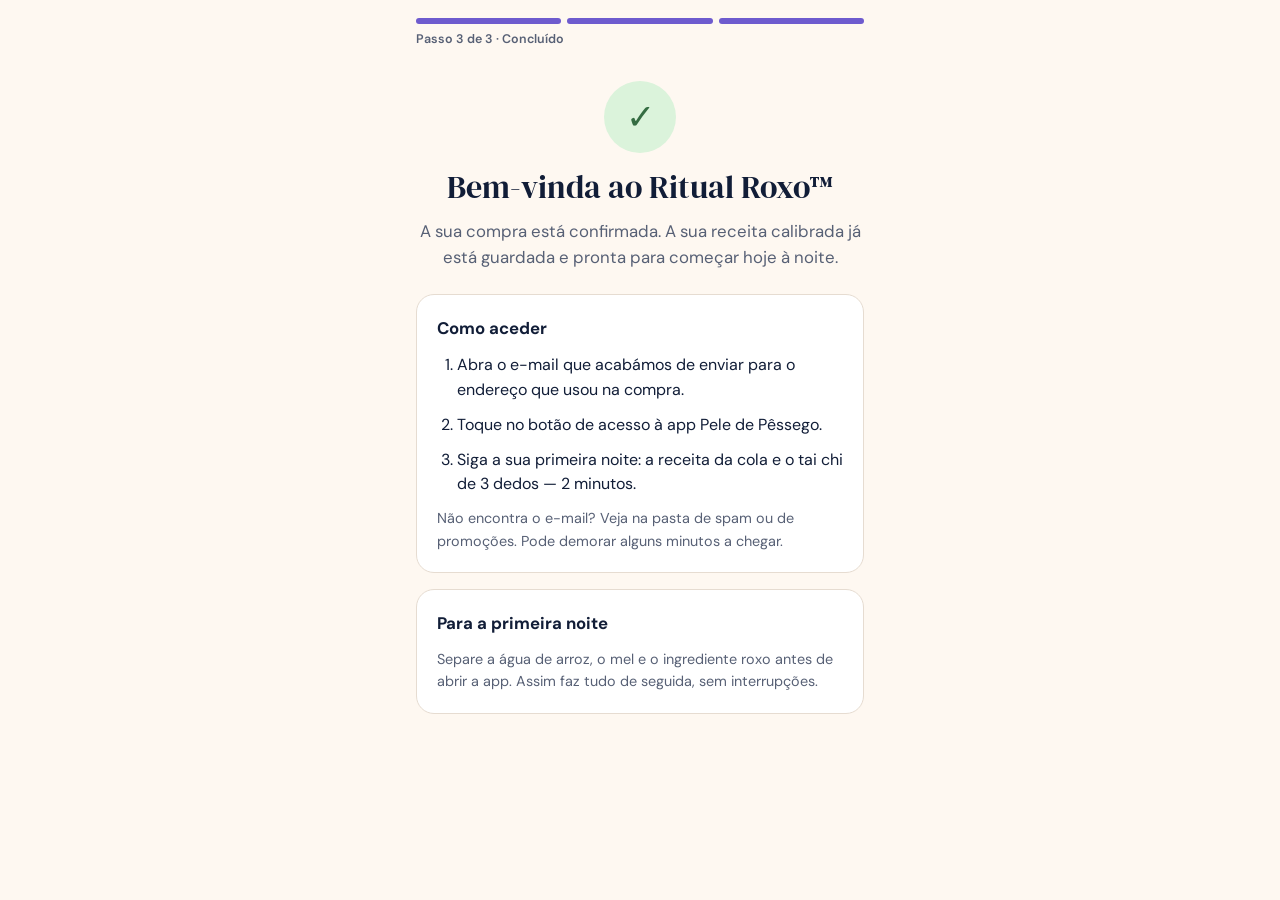
<file: obrigado/index.html>
<!DOCTYPE html>
<html lang="pt-PT">
<head>
  <meta charset="utf-8">
  <meta name="viewport" content="width=device-width, initial-scale=1">
  <title>Compra confirmada | Pele de Pêssego™</title>
  <meta name="robots" content="noindex">
  <link rel="icon" href="/favicon.ico" type="image/x-icon">
  <script src="https://cdn.utmify.com.br/scripts/utms/latest.js" async defer></script>
  <!-- Meta Pixel Code -->
  <script>
  !function(f,b,e,v,n,t,s)
  {if(f.fbq)return;n=f.fbq=function(){n.callMethod?
  n.callMethod.apply(n,arguments):n.queue.push(arguments)};
  if(!f._fbq)f._fbq=n;n.push=n;n.loaded=!0;n.version='2.0';
  n.queue=[];t=b.createElement(e);t.async=!0;
  t.src=v;s=b.getElementsByTagName(e)[0];
  s.parentNode.insertBefore(t,s)}(window, document,'script',
  'https://connect.facebook.net/en_US/fbevents.js');
  fbq('init', '1110951577989683');
  fbq('track', 'PageView');
  </script>
  <noscript><img height="1" width="1" style="display:none"
  src="https://www.facebook.com/tr?id=1110951577989683&ev=PageView&noscript=1"
  /></noscript>
  <!-- End Meta Pixel Code -->
  <link rel="preconnect" href="https://fonts.googleapis.com">
  <link rel="preconnect" href="https://fonts.gstatic.com" crossorigin>
  <link href="https://fonts.googleapis.com/css2?family=DM+Sans:wght@400;500;600;700&family=DM+Serif+Display&display=swap" rel="stylesheet">
  <style>
    *, *::before, *::after { box-sizing: border-box; margin: 0; padding: 0; }
    :root {
      --bg: oklch(98.2% .012 72);
      --ink: oklch(23.5% .052 264);
      --muted: oklch(49% .035 267);
      --border: oklch(90% .018 72);
      --primary: oklch(55% .17 287);
      --success: oklch(48% .09 150);
      --success-soft: oklch(94% .04 145);
    }
    body { font-family: 'DM Sans', sans-serif; background: var(--bg); color: var(--ink); line-height: 1.55; -webkit-font-smoothing: antialiased; }
    .wrap { max-width: 480px; margin: 0 auto; padding: 0 16px 48px; }
    .steps { display: flex; gap: 6px; margin-top: 18px; }
    .steps span { flex: 1; height: 6px; border-radius: 99px; background: var(--primary); }
    .steps-label { font-size: .78rem; color: var(--muted); margin-top: 6px; font-weight: 600; }
    .ok { width: 72px; height: 72px; border-radius: 50%; background: var(--success-soft); color: var(--success); display: grid; place-items: center; font-size: 2.2rem; margin: 32px auto 16px; }
    h1 { font-family: 'DM Serif Display', serif; font-weight: 400; font-size: 2rem; line-height: 1.15; text-align: center; margin-bottom: 12px; }
    .lead { text-align: center; color: var(--muted); font-size: 1.05rem; margin-bottom: 24px; }
    .card { background: #fff; border: 1px solid var(--border); border-radius: 18px; padding: 20px; margin-bottom: 16px; }
    .card h2 { font-size: 1.05rem; margin-bottom: 12px; }
    ol { padding-left: 20px; }
    li { margin-bottom: 10px; }
    .tip { font-size: .9rem; color: var(--muted); }
  </style>
</head>
<body>
  <main class="wrap">
    <div class="steps"><span></span><span></span><span></span></div>
    <p class="steps-label">Passo 3 de 3 · Concluído</p>

    <div class="ok">✓</div>
    <h1>Bem-vinda ao Ritual Roxo™</h1>
    <p class="lead">A sua compra está confirmada. A sua receita calibrada já está guardada e pronta para começar hoje à noite.</p>

    <section class="card">
      <h2>Como aceder</h2>
      <ol>
        <li>Abra o e-mail que acabámos de enviar para o endereço que usou na compra.</li>
        <li>Toque no botão de acesso à app Pele de Pêssego.</li>
        <li>Siga a sua primeira noite: a receita da cola e o tai chi de 3 dedos — 2 minutos.</li>
      </ol>
      <p class="tip">Não encontra o e-mail? Veja na pasta de spam ou de promoções. Pode demorar alguns minutos a chegar.</p>
    </section>

    <section class="card">
      <h2>Para a primeira noite</h2>
      <p class="tip">Separe a água de arroz, o mel e o ingrediente roxo antes de abrir a app. Assim faz tudo de seguida, sem interrupções.</p>
    </section>
  </main>
</body>
</html>
</file>
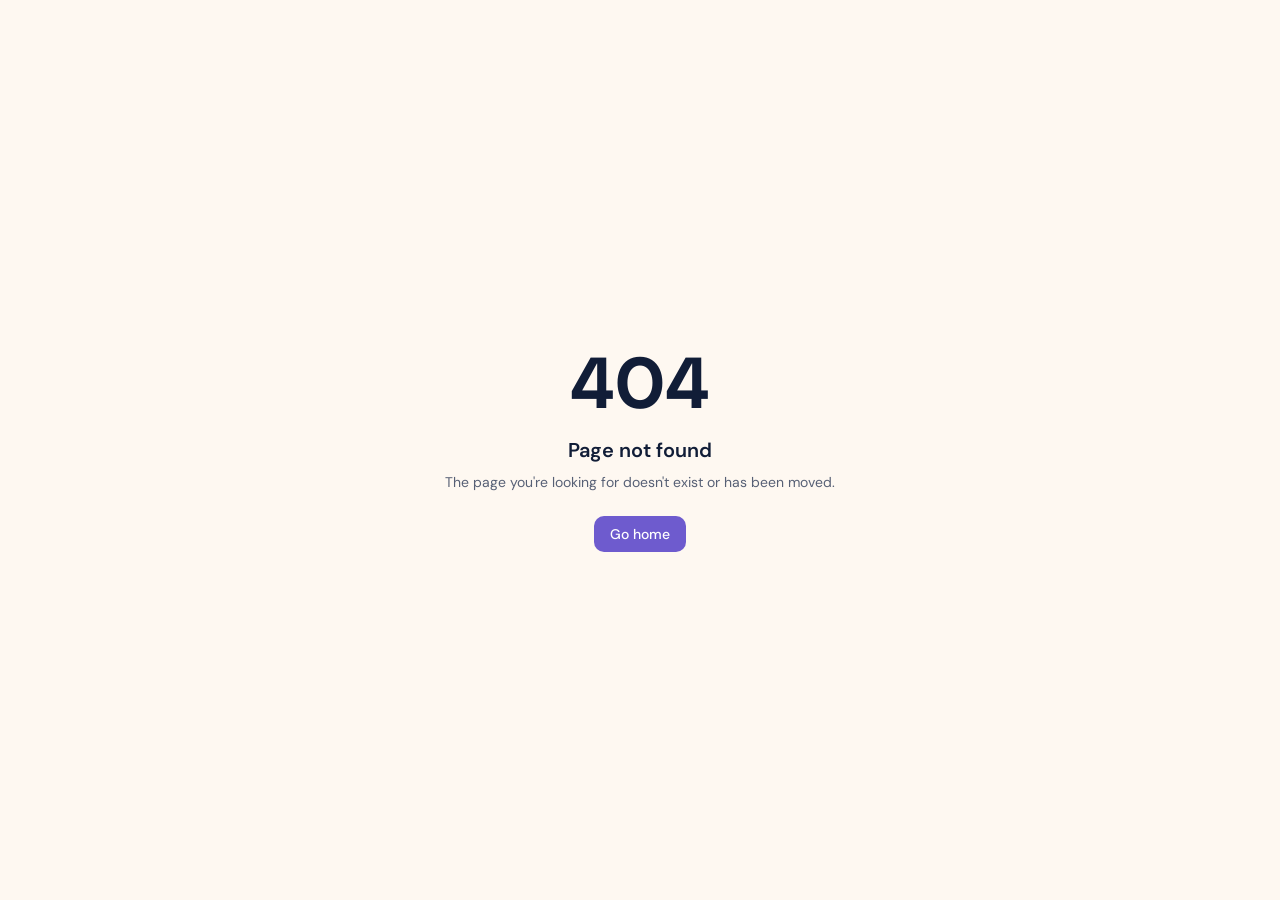
<file: resultado/index.html>
<!DOCTYPE html><html lang="pt-PT"><head><meta charSet="utf-8"/><meta name="viewport" content="width=device-width, initial-scale=1"/><link rel="stylesheet" href="/assets/styles-C-GoYC5U.css" data-precedence="default"/><link rel="stylesheet" href="https://fonts.googleapis.com/css2?family=DM+Sans:wght@400;500;600;700&amp;family=DM+Serif+Display&amp;display=swap" data-precedence="default"/><title>O Seu Ritual Roxo™ | Pele de Pêssego™</title><meta name="author" content="Pele de Pêssego"/><meta name="description" content="Veja o seu protocolo personalizado Pele de Pêssego de 21 dias."/><meta property="og:title" content="O Seu Ritual Roxo™ | Pele de Pêssego™"/><meta property="og:description" content="O seu protocolo personalizado de autocuidado está pronto."/><meta property="og:type" content="website"/><meta name="twitter:card" content="summary_large_image"/><link rel="modulepreload" href="/assets/index-CBCeZGFS.js"/><link rel="modulepreload" href="/assets/resultado-CLmizvDe.js"/><link rel="modulepreload" href="/assets/funnel-v2-DnV_0Dgs.js"/><link rel="preconnect" href="https://fonts.googleapis.com"/><link rel="preconnect" href="https://fonts.gstatic.com" crossorigin="anonymous"/><link rel="icon" href="/favicon.ico" type="image/x-icon"/><script src="https://cdn.utmify.com.br/scripts/utms/latest.js" async defer></script><script>!function(f,b,e,v,n,t,s)
{if(f.fbq)return;n=f.fbq=function(){n.callMethod?
n.callMethod.apply(n,arguments):n.queue.push(arguments)};
if(!f._fbq)f._fbq=n;n.push=n;n.loaded=!0;n.version='2.0';
n.queue=[];t=b.createElement(e);t.async=!0;
t.src=v;s=b.getElementsByTagName(e)[0];
s.parentNode.insertBefore(t,s)}(window, document,'script',
'https://connect.facebook.net/en_US/fbevents.js');
fbq('init', '1110951577989683');
fbq('track', 'PageView');</script>
<meta name="twitter:title" content="O Seu Ritual Roxo™ | Pele de Pêssego™"><meta name="twitter:description" content="O seu protocolo personalizado de autocuidado está pronto."><meta property="og:image" content="https://pub-bb2e103a32db4e198524a2e9ed8f35b4.r2.dev/lovp_7btw0vh9049rg9xkyrdpng79qp/e1a4cd603291e745f801cbbb30c131f7_1790029963519.png"><meta name="twitter:image" content="https://pub-bb2e103a32db4e198524a2e9ed8f35b4.r2.dev/lovp_7btw0vh9049rg9xkyrdpng79qp/e1a4cd603291e745f801cbbb30c131f7_1790029963519.png"></head><body><!--$--><div class="min-h-screen bg-background"></div><script>(function(a,f){let l;try{l=JSON.parse(sessionStorage.getItem(a)||"{}")}catch{return}const n=l?.[f||history.state?.__TSR_key];let c=!1;for(const t in n){const e=n[t],o=e?.scrollX,s=e?.scrollY;if(Number.isFinite(o)&&Number.isFinite(s)){if(t==="window")scrollTo(o,s),c=!0;else if(t)try{const r=document.querySelector(t);r&&(r.scrollLeft=o,r.scrollTop=s)}catch{}}}if(c)return;const i=location.hash.slice(1);if(i){const t=history.state?.__hashScrollIntoViewOptions??!0;if(t){const e=document.getElementById(i);e&&e.scrollIntoView(t)}return}scrollTo(0,0)})("tsr-scroll-restoration-v1_3");document.currentScript.remove()</script><!--/$--><noscript><img height="1" width="1" style="display:none" src="https://www.facebook.com/tr?id=1110951577989683&amp;ev=PageView&amp;noscript=1" alt=""/></noscript><script class="$tsr" id="$tsr-stream-barrier">(self.$R=self.$R||{})["tsr"]=[];self.$_TSR={h(){this.hydrated=!0,this.c()},e(){this.streamEnded=!0,this.c()},c(){this.hydrated&&this.streamEnded&&(delete self.$_TSR,delete self.$R.tsr)},p(e){this.initialized?e():this.buffer.push(e)},buffer:[]};$_TSR.router=($R=>$R[0]={manifest:$R[1]={routes:$R[2]={__root__:$R[3]={preloads:$R[4]=["/assets/index-CBCeZGFS.js"],scripts:$R[5]=[$R[6]={attrs:$R[7]={type:"module",async:!0,src:"/assets/index-CBCeZGFS.js"}}]},"/resultado":$R[8]={preloads:$R[9]=["/assets/resultado-CLmizvDe.js","/assets/funnel-v2-DnV_0Dgs.js"]}}},matches:$R[10]=[$R[11]={i:"__root__ ",u:1790409147570,s:"success",ssr:!0},$R[12]={i:" resultado resultado",u:1790409147570,s:"success",ssr:!0}],lastMatchId:" resultado resultado"})($R["tsr"]);$_TSR.e();document.currentScript.remove()</script><script type="module" async="" src="/assets/index-CBCeZGFS.js"></script>
</body></html>
</file>
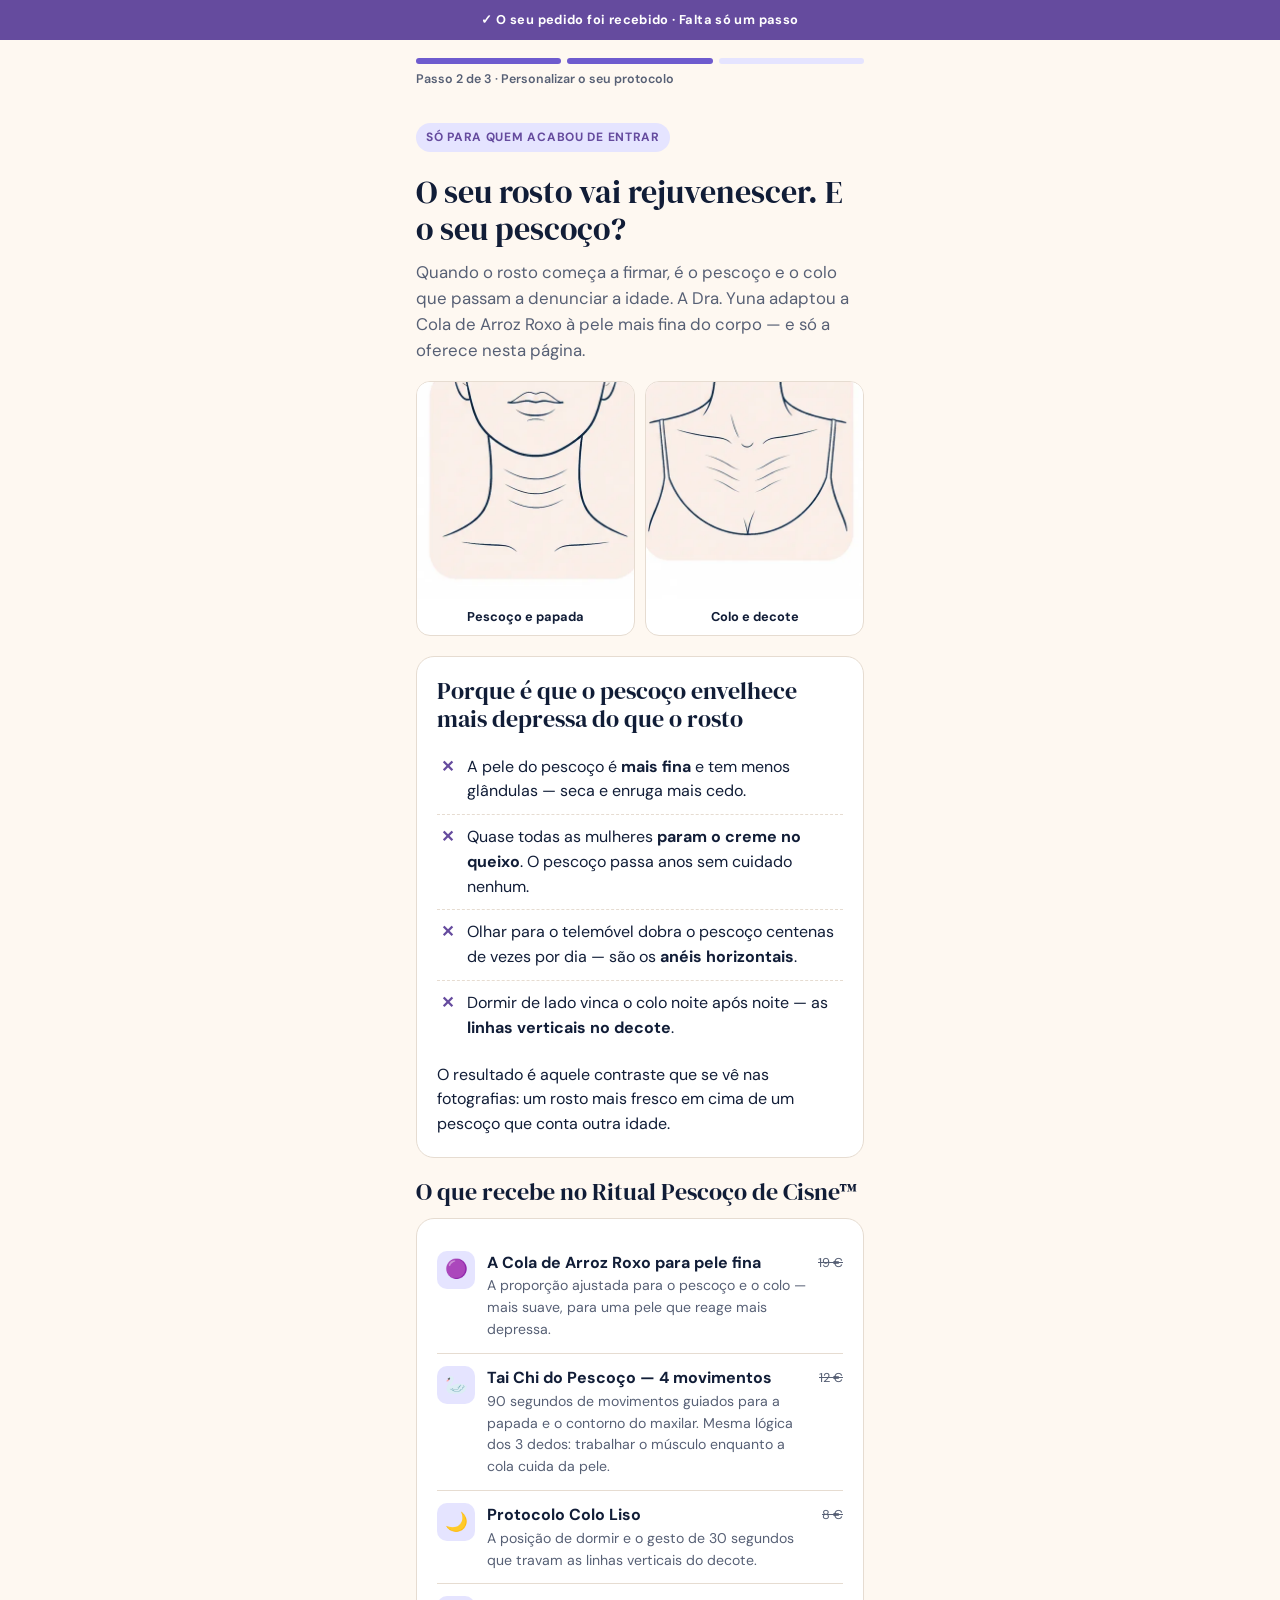
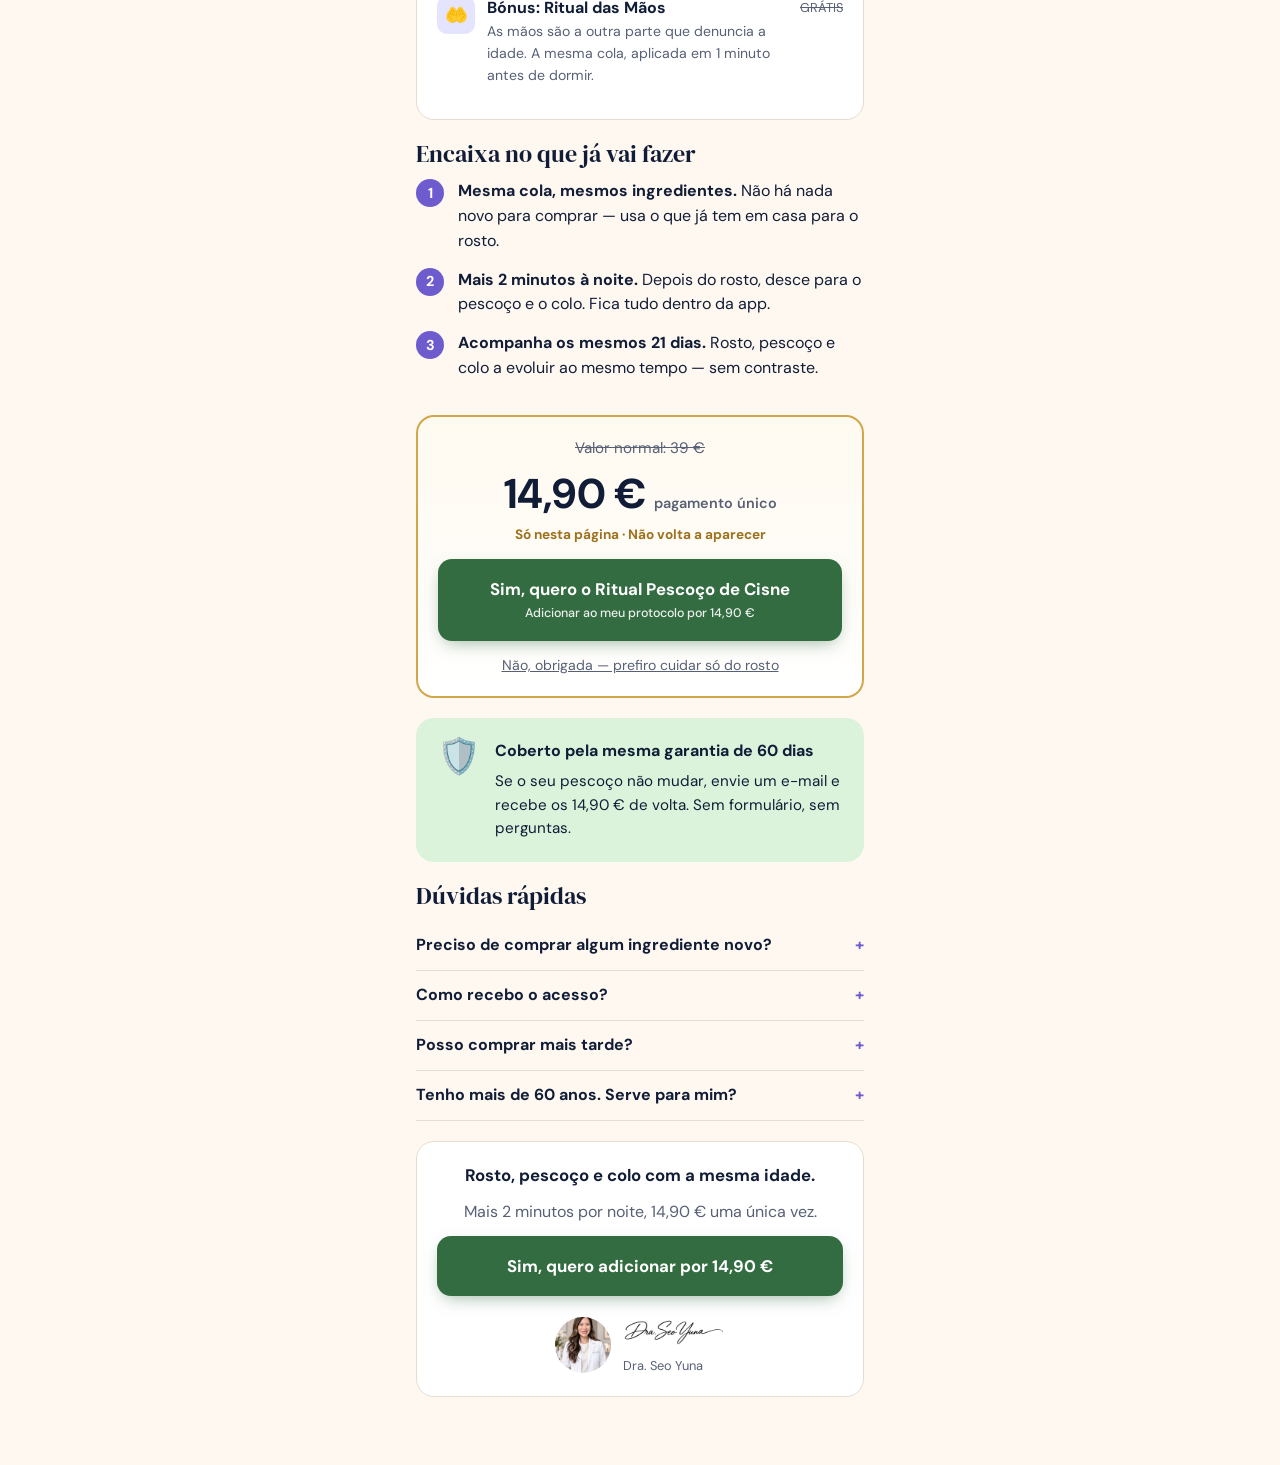
<file: upsell/index.html>
<!DOCTYPE html>
<html lang="pt-PT">
<head>
  <meta charset="utf-8">
  <meta name="viewport" content="width=device-width, initial-scale=1">
  <title>Ritual Pescoço de Cisne™ | Pele de Pêssego™</title>
  <meta name="robots" content="noindex">
  <link rel="icon" href="/favicon.ico" type="image/x-icon">
  <script src="https://cdn.utmify.com.br/scripts/utms/latest.js" async defer></script>
  <!-- Meta Pixel Code -->
  <script>
  !function(f,b,e,v,n,t,s)
  {if(f.fbq)return;n=f.fbq=function(){n.callMethod?
  n.callMethod.apply(n,arguments):n.queue.push(arguments)};
  if(!f._fbq)f._fbq=n;n.push=n;n.loaded=!0;n.version='2.0';
  n.queue=[];t=b.createElement(e);t.async=!0;
  t.src=v;s=b.getElementsByTagName(e)[0];
  s.parentNode.insertBefore(t,s)}(window, document,'script',
  'https://connect.facebook.net/en_US/fbevents.js');
  fbq('init', '1110951577989683');
  fbq('track', 'PageView');
  </script>
  <noscript><img height="1" width="1" style="display:none"
  src="https://www.facebook.com/tr?id=1110951577989683&ev=PageView&noscript=1"
  /></noscript>
  <!-- End Meta Pixel Code -->
  <link rel="preconnect" href="https://fonts.googleapis.com">
  <link rel="preconnect" href="https://fonts.gstatic.com" crossorigin>
  <link href="https://fonts.googleapis.com/css2?family=DM+Sans:wght@400;500;600;700&family=DM+Serif+Display&display=swap" rel="stylesheet">
  <style>
    *, *::before, *::after { box-sizing: border-box; margin: 0; padding: 0; }
    html { -webkit-font-smoothing: antialiased; }
    :root {
      --bg: oklch(98.2% .012 72);
      --card: #fff;
      --ink: oklch(23.5% .052 264);
      --muted: oklch(49% .035 267);
      --border: oklch(90% .018 72);
      --primary: oklch(55% .17 287);
      --plum: oklch(48% .13 296);
      --lilac: oklch(93% .045 287);
      --gold: oklch(75% .12 84);
      --gold-deep: oklch(58% .11 78);
      --success: oklch(48% .09 150);
      --success-soft: oklch(94% .04 145);
    }
    body { font-family: 'DM Sans', sans-serif; background: var(--bg); color: var(--ink); line-height: 1.55; }
    .wrap { max-width: 480px; margin: 0 auto; padding: 0 16px 48px; }
    h1, h2 { font-family: 'DM Serif Display', serif; font-weight: 400; line-height: 1.15; }
    h1 { font-size: 2rem; margin: 22px 0 12px; }
    h2 { font-size: 1.5rem; margin-bottom: 12px; }
    p { margin-bottom: 12px; }
    strong { font-weight: 700; }

    .topbar { background: var(--plum); color: #fff; text-align: center; font-size: .8rem; font-weight: 700; letter-spacing: .03em; padding: 10px 16px; }
    .steps { display: flex; gap: 6px; margin-top: 18px; }
    .steps span { flex: 1; height: 6px; border-radius: 99px; background: var(--primary); }
    .steps span.off { background: var(--lilac); }
    .steps-label { font-size: .78rem; color: var(--muted); margin-top: 6px; font-weight: 600; }

    .eyebrow { display: inline-block; margin-top: 22px; background: var(--lilac); color: var(--plum); font-size: .75rem; font-weight: 700; text-transform: uppercase; letter-spacing: .06em; padding: 5px 10px; border-radius: 99px; }
    .lead { font-size: 1.05rem; color: var(--muted); }

    .duo { display: grid; grid-template-columns: 1fr 1fr; gap: 10px; margin: 18px 0; }
    .duo figure { background: var(--card); border: 1px solid var(--border); border-radius: 14px; overflow: hidden; text-align: center; }
    .duo img { width: 100%; aspect-ratio: 1; object-fit: cover; display: block; }
    .duo figcaption { font-size: .8rem; font-weight: 700; padding: 8px; }

    .card { background: var(--card); border: 1px solid var(--border); border-radius: 18px; padding: 20px; margin: 20px 0; }
    .why li { list-style: none; padding: 10px 0 10px 30px; position: relative; border-bottom: 1px dashed var(--border); }
    .why li:last-child { border-bottom: 0; }
    .why li::before { content: "✕"; position: absolute; left: 4px; top: 10px; color: var(--plum); font-weight: 700; }

    .items { list-style: none; }
    .items li { display: flex; gap: 12px; padding: 12px 0; border-bottom: 1px solid var(--border); }
    .items li:last-child { border-bottom: 0; }
    .items .ico { flex: none; width: 38px; height: 38px; border-radius: 10px; background: var(--lilac); display: grid; place-items: center; font-size: 1.15rem; }
    .items b { display: block; }
    .items small { color: var(--muted); font-size: .88rem; display: block; }
    .items .val { margin-left: auto; flex: none; font-size: .8rem; color: var(--muted); text-decoration: line-through; padding-top: 2px; }

    .how { counter-reset: n; list-style: none; }
    .how li { counter-increment: n; position: relative; padding: 0 0 14px 42px; }
    .how li::before { content: counter(n); position: absolute; left: 0; top: 0; width: 28px; height: 28px; border-radius: 50%; background: var(--primary); color: #fff; font-weight: 700; display: grid; place-items: center; font-size: .9rem; }

    .price { text-align: center; border: 2px solid var(--gold); background: linear-gradient(180deg, #fffaf0, #fff); }
    .price .from { color: var(--muted); text-decoration: line-through; font-size: .95rem; }
    .price .now { font-size: 2.6rem; font-weight: 700; line-height: 1.1; margin: 4px 0; }
    .price .now small { font-size: .9rem; font-weight: 600; color: var(--muted); }
    .price .note { font-size: .85rem; color: var(--gold-deep); font-weight: 700; margin: 6px 0 14px; }

    .btn { display: block; width: 100%; text-align: center; text-decoration: none; background: var(--success); color: #fff; font-weight: 700; font-size: 1.05rem; padding: 17px 16px; border-radius: 14px; border: 0; cursor: pointer; box-shadow: 0 6px 18px -6px oklch(48% .09 150 / .55); animation: pulse 2.2s ease-in-out infinite; }
    .btn:hover { filter: brightness(1.06); }
    @keyframes pulse { 0%, 100% { transform: scale(1); } 50% { transform: scale(1.025); } }
    .btn-sub { display: block; font-size: .78rem; font-weight: 500; opacity: .9; margin-top: 2px; }
    .no { display: block; text-align: center; margin-top: 14px; color: var(--muted); font-size: .88rem; text-decoration: underline; }

    .guarantee { display: flex; gap: 14px; align-items: flex-start; background: var(--success-soft); border-color: transparent; }
    .guarantee .seal { flex: none; font-size: 2.2rem; line-height: 1; }

    .faq details { border-bottom: 1px solid var(--border); padding: 12px 0; }
    .faq summary { font-weight: 700; cursor: pointer; list-style: none; }
    .faq summary::after { content: "+"; float: right; color: var(--primary); }
    .faq details[open] summary::after { content: "–"; }
    .faq details p { margin: 8px 0 0; color: var(--muted); font-size: .95rem; }

    .sign { display: flex; gap: 12px; align-items: center; margin-top: 8px; }
    .sign img.dra { width: 56px; height: 56px; border-radius: 50%; object-fit: cover; }
    .sign img.ass { height: 34px; }
    .sign small { color: var(--muted); display: block; font-size: .8rem; }
  </style>
</head>
<body>
  <div class="topbar">✓ O seu pedido foi recebido · Falta só um passo</div>

  <main class="wrap">
    <div class="steps"><span></span><span></span><span class="off"></span></div>
    <p class="steps-label">Passo 2 de 3 · Personalizar o seu protocolo</p>

    <span class="eyebrow">Só para quem acabou de entrar</span>
    <h1>O seu rosto vai rejuvenescer. E o seu pescoço?</h1>
    <p class="lead">Quando o rosto começa a firmar, é o pescoço e o colo que passam a denunciar a idade. A Dra. Yuna adaptou a Cola de Arroz Roxo à pele mais fina do corpo — e só a oferece nesta página.</p>

    <div class="duo">
      <figure><img src="/imagens/area-pescoco.webp" alt="Pescoço"><figcaption>Pescoço e papada</figcaption></figure>
      <figure><img src="/imagens/area-colo.webp" alt="Colo"><figcaption>Colo e decote</figcaption></figure>
    </div>

    <section class="card">
      <h2>Porque é que o pescoço envelhece mais depressa do que o rosto</h2>
      <ul class="why">
        <li>A pele do pescoço é <strong>mais fina</strong> e tem menos glândulas — seca e enruga mais cedo.</li>
        <li>Quase todas as mulheres <strong>param o creme no queixo</strong>. O pescoço passa anos sem cuidado nenhum.</li>
        <li>Olhar para o telemóvel dobra o pescoço centenas de vezes por dia — são os <strong>anéis horizontais</strong>.</li>
        <li>Dormir de lado vinca o colo noite após noite — as <strong>linhas verticais no decote</strong>.</li>
      </ul>
      <p style="margin:12px 0 0">O resultado é aquele contraste que se vê nas fotografias: um rosto mais fresco em cima de um pescoço que conta outra idade.</p>
    </section>

    <h2>O que recebe no Ritual Pescoço de Cisne™</h2>
    <section class="card" style="margin-top:0">
      <ul class="items">
        <li><span class="ico">🟣</span><div><b>A Cola de Arroz Roxo para pele fina</b><small>A proporção ajustada para o pescoço e o colo — mais suave, para uma pele que reage mais depressa.</small></div><span class="val">19 €</span></li>
        <li><span class="ico">🦢</span><div><b>Tai Chi do Pescoço — 4 movimentos</b><small>90 segundos de movimentos guiados para a papada e o contorno do maxilar. Mesma lógica dos 3 dedos: trabalhar o músculo enquanto a cola cuida da pele.</small></div><span class="val">12 €</span></li>
        <li><span class="ico">🌙</span><div><b>Protocolo Colo Liso</b><small>A posição de dormir e o gesto de 30 segundos que travam as linhas verticais do decote.</small></div><span class="val">8 €</span></li>
        <li><span class="ico">🤲</span><div><b>Bónus: Ritual das Mãos</b><small>As mãos são a outra parte que denuncia a idade. A mesma cola, aplicada em 1 minuto antes de dormir.</small></div><span class="val">GRÁTIS</span></li>
      </ul>
    </section>

    <h2>Encaixa no que já vai fazer</h2>
    <ol class="how">
      <li><strong>Mesma cola, mesmos ingredientes.</strong> Não há nada novo para comprar — usa o que já tem em casa para o rosto.</li>
      <li><strong>Mais 2 minutos à noite.</strong> Depois do rosto, desce para o pescoço e o colo. Fica tudo dentro da app.</li>
      <li><strong>Acompanha os mesmos 21 dias.</strong> Rosto, pescoço e colo a evoluir ao mesmo tempo — sem contraste.</li>
    </ol>

    <section class="card price" id="oferta">
      <p class="from">Valor normal: 39 €</p>
      <p class="now">14,90 € <small>pagamento único</small></p>
      <p class="note">Só nesta página · Não volta a aparecer</p>
      <a class="btn" id="sim" href="#">Sim, quero o Ritual Pescoço de Cisne<span class="btn-sub">Adicionar ao meu protocolo por 14,90 €</span></a>
      <a class="no" id="nao" href="/obrigado/">Não, obrigada — prefiro cuidar só do rosto</a>
    </section>

    <section class="card guarantee">
      <div class="seal">🛡️</div>
      <div>
        <b>Coberto pela mesma garantia de 60 dias</b>
        <p style="margin:6px 0 0;font-size:.95rem">Se o seu pescoço não mudar, envie um e-mail e recebe os 14,90 € de volta. Sem formulário, sem perguntas.</p>
      </div>
    </section>

    <section class="faq">
      <h2>Dúvidas rápidas</h2>
      <details><summary>Preciso de comprar algum ingrediente novo?</summary><p>Não. O Ritual Pescoço de Cisne usa a mesma Cola de Arroz Roxo do seu protocolo, só numa proporção mais suave.</p></details>
      <details><summary>Como recebo o acesso?</summary><p>Fica disponível na mesma app, junto do seu protocolo do rosto. Não precisa de fazer mais nada.</p></details>
      <details><summary>Posso comprar mais tarde?</summary><p>Este valor só existe nesta página, para quem acabou de entrar no protocolo. Depois de sair, o Ritual Pescoço de Cisne fica ao preço normal.</p></details>
      <details><summary>Tenho mais de 60 anos. Serve para mim?</summary><p>Sim. Foi pensado para a pele madura — por isso a proporção é mais suave do que a do rosto.</p></details>
    </section>

    <section class="card" style="text-align:center">
      <p style="font-weight:700;font-size:1.05rem">Rosto, pescoço e colo com a mesma idade.</p>
      <p style="color:var(--muted)">Mais 2 minutos por noite, 14,90 € uma única vez.</p>
      <a class="btn" href="#oferta" onclick="document.getElementById('sim').click();return false;">Sim, quero adicionar por 14,90 €</a>
      <div class="sign" style="justify-content:center;text-align:left;margin-top:18px">
        <img class="dra" src="/imagens/dra-seo-yuna.webp" alt="Dra. Seo Yuna">
        <div><img class="ass" src="/imagens/assinatura-dra-yuna-v3.webp" alt="Assinatura da Dra. Seo Yuna"><small>Dra. Seo Yuna</small></div>
      </div>
    </section>
  </main>

  <script>
    var CHECKOUT_UPSELL = "https://buy.stripe.com/28EbJ0ciEbmD2ro90z4F21q";

    function comUtms(url) {
      if (!location.search) return url;
      return url + (url.indexOf("?") > -1 ? "&" : "?") + location.search.slice(1);
    }

    document.getElementById("sim").addEventListener("click", function (e) {
      e.preventDefault();
      if (window.fbq) fbq("track", "InitiateCheckout", { value: 14.9, currency: "EUR", content_name: "Ritual Pescoco de Cisne" });
      if (!CHECKOUT_UPSELL) { alert("Checkout do upsell ainda não configurado."); return; }
      location.href = comUtms(CHECKOUT_UPSELL);
    });

    var nao = document.getElementById("nao");
    nao.href = comUtms(nao.getAttribute("href"));
  </script>
</body>
</html>
</file>
